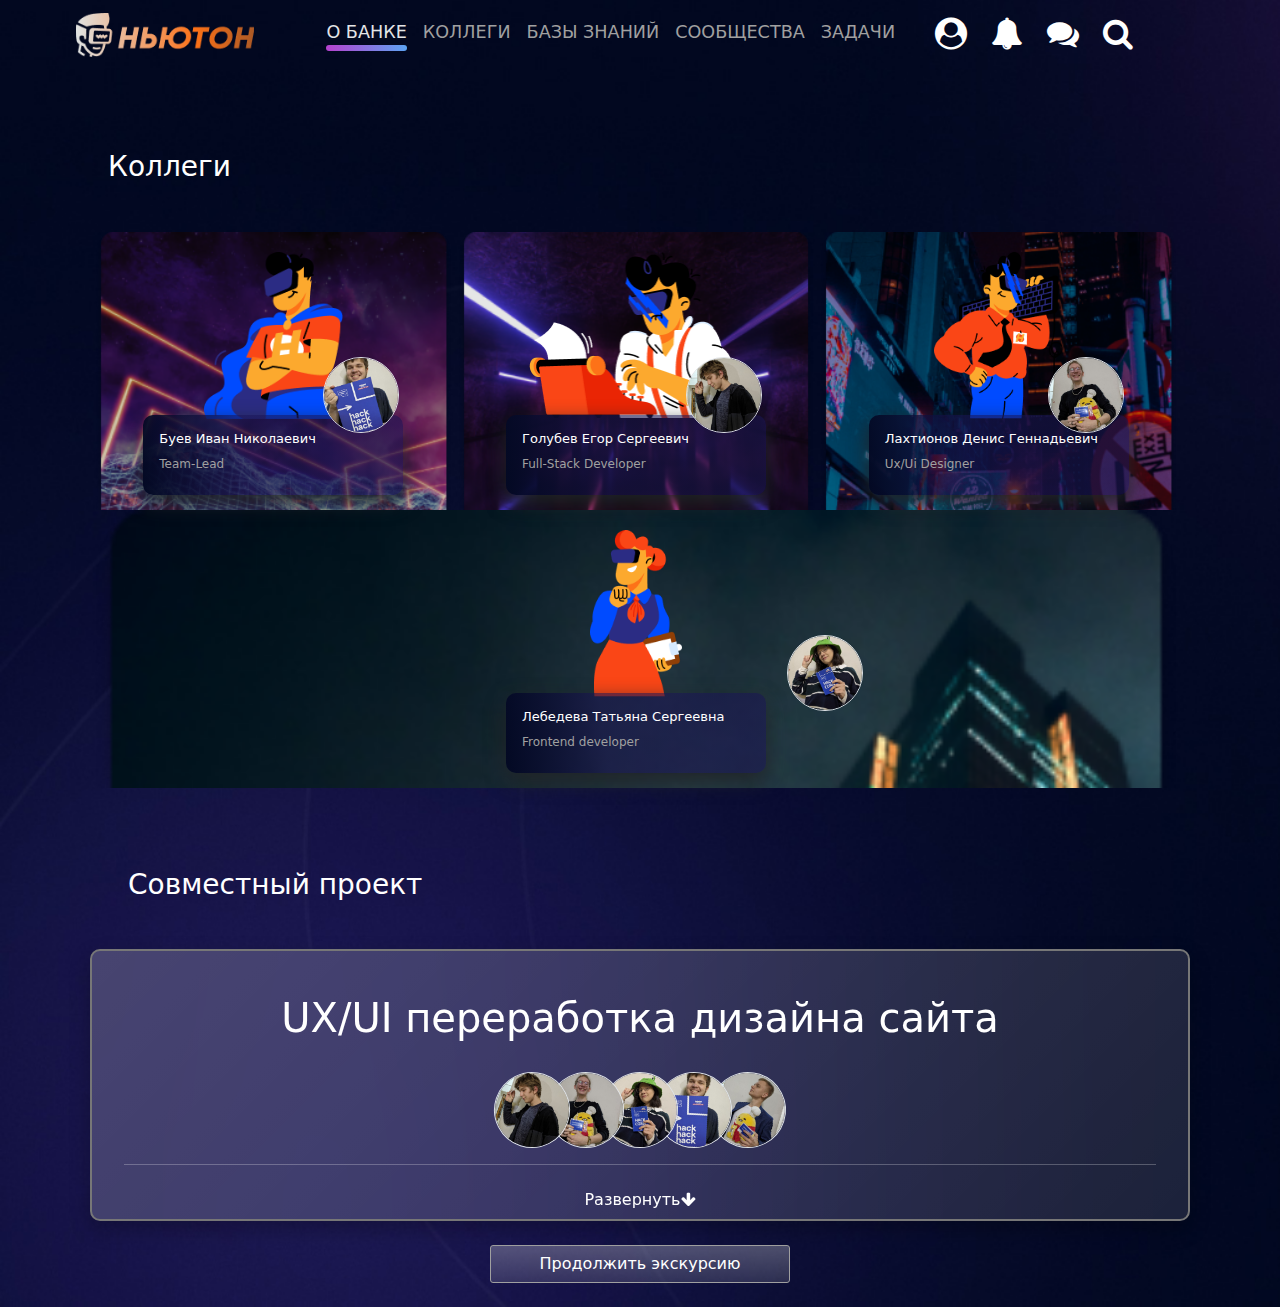
<file: collegues/index.html>
<!DOCTYPE html>
<html lang="en">

<head>
    <style>
        .btn-link {
            color: white !important;
            text-decoration: none !important;
        }
        .blur {
            overflow-x: hidden;
            overflow-y: auto;
            filter: blur(10px);
        }
        .hidden {
            visibility: hidden;
        }
    </style>
    <meta charset="utf-8">
    <meta content="width=device-width, initial-scale=1.0, shrink-to-fit=no" name="viewport">
    <title>Портал онбординга * Коллеги</title>
    <link rel="icon" href="../assets/favicon.png">
    <link href="../assets/bootstrap/css/bootstrap.min.css?h=1f5647dc65bf3adb596e93a82c7ae8af" rel="stylesheet">
    <link href="../assets/fonts/font-awesome.min.css?h=220695d33937f0c1d9977599320bf21d" rel="stylesheet">
    <link href="css/styles.css?h=a35cc79014af5df1c3d3c13e7031bfb9" rel="stylesheet">
    <link href="css/styles.css" rel="stylesheet">
</head>

<body>
<div id="co">
<nav class="navbar navbar-light navbar-expand-md" style="padding-left: 5%;padding-right: 5%;">
    <div class="container-fluid">
        <a class="navbar-brand" href="#">
            <svg fill="none" height="44" viewBox="0 0 178 44" width="178" xmlns="http://www.w3.org/2000/svg"
                 xmlns:xlink="http://www.w3.org/1999/xlink">
                <rect fill="url(#pattern0)" height="44" width="178"/>
                <defs>
                    <pattern height="1" id="pattern0" patternContentUnits="objectBoundingBox" width="1">
                        <use transform="translate(-0.00388937) scale(0.00475367 0.0192308)"
                             xlink:href="#image0_28_1000"/>
                    </pattern>
                    <image height="52" id="image0_28_1000" width="212"
                           xlink:href="[data-uri]"/>
                </defs>
            </svg>
        </a>
        <button class="navbar-toggler" data-bs-target="#navcol" data-bs-toggle="collapse"><span class="visually-hidden">Toggle navigation</span><span
                class="navbar-toggler-icon"></span></button>
        <div class="collapse navbar-collapse gap-4" id="navcol" style="padding-left: 5%;">
            <ul class="navbar-nav">
                <li class="nav-item">
                    <div class='d-flex justify-content-center flex-column'>
                        <a class="nav-current" href="#" id='link_bank'>О БАНКЕ</a>
                        <div class='line'></div>
                    </div>
                </li>
                <li class="nav-item">
                    <div class='d-flex justify-content-center flex-column'>
                        <a class="nav-other" href="#" id='link_coll'>КОЛЛЕГИ</a>
                        <div class='empty-line'></div>
                    </div>
                </li>
                <li class="nav-item">
                    <div class='d-flex justify-content-center flex-column'>
                        <a class="nav-other" href="#" id='link_base'>БАЗЫ ЗНАНИЙ</a>
                        <div class='empty-line'></div>
                    </div>
                </li>
                <li class="nav-item">
                    <div class='d-flex justify-content-center flex-column'>
                        <a class="nav-other" href="#" id='link_comm'>СООБЩЕСТВА</a>
                        <div class='empty-line'></div>
                    </div>
                </li>
                <li class="nav-item">
                    <div class='d-flex justify-content-center flex-column'>
                        <a class="nav-other" href="#" id='link_task'>ЗАДАЧИ</a>
                        <div class='empty-line'></div>
                    </div>
                </li>
            </ul>
            <a class='image-button navbar-ico' href="#"><i class="fa fa-user-circle fa-2x"></i></a>
            <a class='image-button navbar-ico' href="#"><i class="fa fa-bell fa-2x"></i></a>
            <a class='image-button navbar-ico' href="#"><i class="fa fa-comments fa-2x"></i></a>
            <a class='image-button navbar-ico' href="#"><i class="fa fa-search fa-2x"></i></a>
        </div>
    </div>
</nav>
<div style="padding: 2em 5em 2em 5em;">
    <h3 class="my-5 text-white">Коллеги</h3>
    <div class="row" style="margin-right: 1em;margin-left: 1em;">
        <div class="col"
             style="height: 278px;width: 278px;background: url('img/Dizayn_bez_nazvania_9 1.png') no-repeat;background-size: cover;padding-right: 0px;padding-left: 0px;margin-right: 0.5em;">
            <div class="d-xl-flex justify-content-xl-center align-items-xl-end"
                 style="height: 100%;padding: 0.5em;border-radius: 1em;">
                <div style="z-index: 20;height: 80px;width: 260px;background: linear-gradient(-97deg, #1A16509E 62%, #030923 100%);border-width: 8px;border-radius: 10px;margin: 1em;padding: 1em;box-shadow: 0px 8px 20px;margin-bottom: 0.4em;">
                    <h5 class="text-nowrap" style="color: #FFFFFF;font-size: 13px;">Буев Иван Николаевич</h5>
                    <p style="color: #A0A0A0;position: relative;bottom: 0;font-size: 12px;">Team-Lead</p>
                </div>
            </div>
            <img class="rounded-circle border cover"
                 height="76px"
                 loading="lazy" src="img/photo_2021-12-04_01-28-08.jpg?h=2ba8036eca581cd44476fcaf8af9759b"
                 style="z-index: 30;object-fit: cover;position: relative;width: 76px;height: 76px;margin: 0px;top: -55%;right: -64%;" width="76px">
            <div class="d-xl-flex justify-content-xl-center"
                 style="bottom: 120%;/*padding-left: 1em;*/position: relative;/*padding-right: 1em;*/height: 60%;"><img
                    src="img/Bueffv.png?h=a02e0d16cbd6c8a1ced0b9f202970728" style="z-index: 10;"></div>
        </div>
        <div class="col"
             style="height: 278px;width: 278px;background: url('img/Dizayn_bez_nazvania_9 2.png') no-repeat;background-size: cover;padding-right: 0px;padding-left: 0px;margin-right: 0.5em;">
            <div class="d-xl-flex justify-content-xl-center align-items-xl-end"
                 style="height: 100%;padding: 0.5em;border-radius: 1em;">
                <div style="z-index: 20;height: 80px;width: 260px;background: linear-gradient(-97deg, #1A16509E 62%, #030923 100%);border-width: 8px;border-radius: 10px;margin: 1em;padding: 1em;box-shadow: 0px 8px 20px;margin-bottom: 0.4em;">
                    <h5 class="text-nowrap" style="color: #FFFFFF;font-size: 13px;">Голубев Егор Сергеевич</h5>
                    <p style="color: #A0A0A0;position: relative;bottom: 0;font-size: 12px;">Full-Stack Developer</p>
                </div>
            </div>
            <img class="rounded-circle border cover"
                 height="76px"
                 loading="lazy" src="img/photo_2021-12-04_01-27-57.jpg?h=12cd4d6a50f404811fa489acb282f5a5"
                 style="z-index: 30;object-fit: cover;position: relative;width: 76px;height: 76px;margin: 0px;top: -55%;right: -64%;" width="76px">
            <div class="d-xl-flex justify-content-xl-center"
                 style="bottom: 120%;/*padding-left: 1em;*/position: relative;/*padding-right: 1em;*/height: 60%;"><img
                    src="img/output-onlinepngtools.png?h=03f9dbe76bf38f8b2c3215588cb5008f" style="z-index: 10;">
            </div>
        </div>
        <div class="col"
             style="height: 278px;width: 278px;background: url('img/Dizayn_bez_nazvania_9 3.png') no-repeat;background-size: cover;padding-right: 0px;padding-left: 0px;margin-right: 0.5em;">
            <div class="d-xl-flex justify-content-xl-center align-items-xl-end"
                 style="height: 100%;padding: 0.5em;border-radius: 1em;">
                <div style="z-index: 20;height: 80px;width: 260px;background: linear-gradient(-97deg, #1A16509E 62%, #030923 100%);border-width: 8px;border-radius: 10px;margin: 1em;padding: 1em;box-shadow: 0px 8px 20px;margin-bottom: 0.4em;">
                    <h5 class="text-nowrap" style="color: #FFFFFF;font-size: 13px;">Лахтионов Денис Геннадьевич</h5>
                    <p style="color: #A0A0A0;position: relative;bottom: 0;font-size: 12px;">Ux/Ui Designer</p>
                </div>
            </div>
            <img class="rounded-circle border cover"
                 height="76px"
                 loading="lazy" src="img/photo_2021-12-04_01-28-04.jpg?h=c479175b5e2222bf943119b0864dcd36"
                 style="z-index: 30;object-fit: cover;position: relative;width: 76px;height: 76px;margin: 0px;top: -55%;right: -64%;" width="76px">
            <div class="d-xl-flex justify-content-xl-center"
                 style="bottom: 120%;/*padding-left: 1em;*/position: relative;/*padding-right: 1em;*/height: 60%;"><img
                    src="img/Lakhtionov.png?h=bb3d9b5f11d2b832ebe22bd23a3077d8" style="z-index: 10;"></div>
        </div>
        <div class="col"
             style="height: 278px;width: 278px;background: url('img/Dizayn_bez_nazvania_9 4.png') no-repeat;background-size: cover;padding-right: 0px;padding-left: 0px;margin-right: 0.5em;">
            <div class="d-xl-flex justify-content-xl-center align-items-xl-end"
                 style="height: 100%;padding: 0.5em;border-radius: 1em;">
                <div style="z-index: 20;height: 80px;width: 260px;background: linear-gradient(-97deg, #1A16509E 62%, #030923 100%);border-width: 8px;border-radius: 10px;margin: 1em;padding: 1em;box-shadow: 0px 8px 20px;margin-bottom: 0.4em;">
                    <h5 class="text-nowrap" style="color: #FFFFFF;font-size: 13px;">Лебедева Татьяна Сергеевна</h5>
                    <p style="color: #A0A0A0;position: relative;bottom: 0;font-size: 12px;">Frontend developer</p>
                </div>
            </div>
            <img class="rounded-circle border cover"
                 height="76px"
                 loading="lazy" src="img/photo_2021-12-04_01-28-01.jpg?h=82930c61354643ee9091fca07794a0b2"
                 style="z-index: 30;object-fit: cover;position: relative;width: 76px;height: 76px;margin: 0px;top: -55%;right: -64%;" width="76px">
            <div class="d-xl-flex justify-content-xl-center"
                 style="bottom: 120%;/*padding-left: 1em;*/position: relative;/*padding-right: 1em;*/height: 60%;"><img
                    src="img/Lebedeva.png?h=45f5333a2b0a6723cf3ec692cc97976c" style="z-index: 10;"></div>
        </div>
    </div>
</div>

<h3 class="my-5 text-white" style="padding-left: 100px;">Совместный проект</h3>
<div class="d-flex justify-content-center">
    <div class="text-center paper-light">
        <h1 style="color: #FFFFFF;margin-left: 0px;padding: 0px;padding-top: 43px;padding-bottom: 22px;">UX/UI
            переработка
            дизайна сайта</h1><img class="rounded-circle border cover"
                                   height="76px"
                                   loading="lazy"
                                   src="img/photo_2021-12-04_00-06-27.jpg?h=c547c61a2067346008d8fc28459d3bc3" style="transform: rotate(18deg);width: 76px;height: 76px;border-width: 33px;border-color: #FFFFFF;margin: 0px;margin-right: -65px;margin-left: -65px;" width="76px"><img class="rounded-circle border cover"
                                                                                                                                                                                                                                                                                       height="76px"
                                                                                                                                                                                                                                                                                       loading="lazy"
                                                                                                                                                                                                                                                                                       src="img/photo_2021-12-04_00-06-30.jpg?h=c7e477336061df64039c841545098659" style="transform: rotate(18deg);width: 76px;height: 76px;border-width: 33px;border-color: #FFFFFF;margin: 0px;margin-right: -65px;margin-left: -65px;"
                                                                                                                                                                                                                                                                                       width="76px"><img
            class="rounded-circle border cover"
            height="76px"
            loading="lazy" src="img/photo_2021-12-04_00-06-29.jpg?h=8079c14373878966e1ec086a4efe9b12"
            style="transform: rotate(18deg);width: 76px;height: 76px;border-width: 33px;border-color: #FFFFFF;margin: 0px;margin-right: -65px;margin-left: -65px;"
            width="76px"><img class="rounded-circle border cover"
                              height="76px"
                              loading="lazy"
                              src="img/photo_2021-12-04_00-06-29%20(2).jpg?h=3c5bca3c09112929b7384e1e6897c585" style="transform: rotate(18deg);width: 76px;height: 76px;border-width: 33px;border-color: #FFFFFF;margin: 0px;margin-right: -65px;margin-left: -65px;" width="76px"><img class="rounded-circle border cover"
                                                                                                                                                                                                                                                                                        height="76px"
                                                                                                                                                                                                                                                                                        loading="lazy"
                                                                                                                                                                                                                                                                                        src="img/photo_2021-12-04_00-06-28.jpg?h=e42b8930541984a6d9bc50dbf62d3bed" style="transform: rotate(18deg);width: 76px;height: 76px;border-width: 33px;border-color: #FFFFFF;margin: 0px;margin-right: -65px;margin-left: -65px;" width="76px">
        <hr style="color: #FFFFFF;border-width: 15px;">
        <button class="btn btn-link" type="button">Развернуть<i
                class="fa fa-arrow-down"></i></button>

    </div>
</div>
<div class="d-flex justify-content-center m-4">
    <button class="btn button-grey" id="continue">Продолжить экскурсию</button>
</div>
</div>
<div id="po" class="hidden" style="position:fixed;top:0;left:0;z-index: 100;width: 100%;height: 100%;background: #000000cc">
    <!-- Start: 1 Row 1 Column -->
    <div class="container d-xl-flex justify-content-xl-center">
        <div>
            <div class="row">
                <div class="col-md-12" style="color: black;padding-top: 100px;padding-left: 100px;">
                    <p style="background: #ffffff;padding-top: 20px;padding-right: 15px;padding-left: 20px;width: 660px;height: 314px;font-size: 36px;border-radius: 10px; color:black">Давай посмотрим на твои инструменты для работы!<button id="story-progress" class="btn btn-primary d-sm-flex" type="button" style="position: absolute;top: 328px;width: 510px;color: white;background: #F05919;border-radius: 4px;border-style: none;box-shadow: 0px 2px 5px rgba(0, 0, 0, 0.25);font-family: gilroy;font-weight: bold;font-size: 26px;text-align: justify;height: 51px;margin-left: 50px;">&nbsp; &nbsp; &nbsp; &nbsp; &nbsp; &nbsp; &nbsp; &nbsp; &nbsp; &nbsp; &nbsp; &nbsp; &nbsp; &nbsp; &nbsp;Поехали!</button></p>
                </div>
            </div>
        </div>
    </div><!-- End: 1 Row 1 Column -->
    <!-- Start: 1 Row 1 Column -->
    <div class="container">
        <div class="row">
            <div class="col-md-12"><img src="../learning/img/pers.png"></div>
        </div>
    </div>
</div>
<script src="https://code.jquery.com/jquery-3.6.0.min.js"></script>
<script src="../assets/bootstrap/js/bootstrap.min.js?h=5488c86a1260428f0c13c0f8fb06bf6a"></script>
<script>
    $(document).ready(function () {
        $('#continue').on('click', function () {
            $('#co').addClass("blur");
            $('#po').removeClass('hidden');
        });
        $('#story-progress').on('click', function () {
            window.location.href = '../knowledge';
        });
    });
</script>
</body>

</html>
</file>
<file: collegues/css/styles.css>
img.cover {
  object-fit: cover;
}

body {
  background: url("../img/mainpage1.jpg") no-repeat;
  background-size: cover;
}
h3{
  margin-left: 1em;
}
.image-button{
  color:white;
}
.image-button:hover{
  color:white;
}
.nav-current{
  color: #E3E5E8 !important;
  font-size: 1.1em;
  text-align: center;
  text-decoration: none !important;
}
.nav-current:hover{
  color: #E3E5E8;
  text-decoration: underline;
}
.nav-current:active{
  color: #E3E5E8;
  text-decoration: underline;
}
.nav-other{
  color: #A0A0A0 !important;
  font-size: 1.1em;
  text-decoration: none;
  text-align: center;
}
.nav-other:focus{
  color: #A0A0A0;
}
.nav-other:hover{
  color:#A0A0A0;
}
.line{
  height:6px;
  border-radius:3px;
  background-image: linear-gradient(-90deg, #5CA3F2, #B642CE);
}
.empty-line{
  height:6px;
  background:none;
}
.nav-item{
  margin-right: 1em;
}
div.paper {
  color: #ffffff;
  max-width: 1100px;
  border-width: 2px;
  border-style: solid;
  border-color: #777777;
  background: linear-gradient(134.96deg, rgba(255, 255, 255, 0.2) 1.26%, rgba(255, 255, 255, 0.1) 99.2%);
  box-shadow: 0 8px 20px rgba(0, 0, 0, 0.25);
  backdrop-filter: blur(100px);
  border-radius: 10px;
  margin-top:2em;
  margin-bottom:2em;
}
div.paper-light{
  padding: 0 2em 0 2em;
  width:300em;
  color: #ffffff;
  max-width: 1100px;
  border-width: 2px;
  border-style: solid;
  border-color: #777777;
  background: linear-gradient(134.96deg, rgba(255, 255, 255, 0.2) 1.26%, rgba(255, 255, 255, 0.1) 99.2%);
  box-shadow: 0 8px 20px rgba(0, 0, 0, 0.25);
  backdrop-filter: blur(100px);
  border-radius: 10px;
}
.btn.button-grey{
  outline:0;
  border-radius: 3px;
  border: 1px solid #A0A0A0;
  background-image: linear-gradient(0deg, #ffffff22, #ffffff44);
  color:white;
  max-width: 300px;
  width: 100%;
}
.btn.button-grey:hover{
  filter: brightness(80%);
}
.btn.button-grey:focus{
  box-shadow: 0 1px 1px rgba(0, 0, 0, 0.075) inset, 0 0 8px rgba(239, 104, 164, 0.6);
}
.custom-link{
  color:white;
  font-size:3em;
  background:none;
}
</file>
